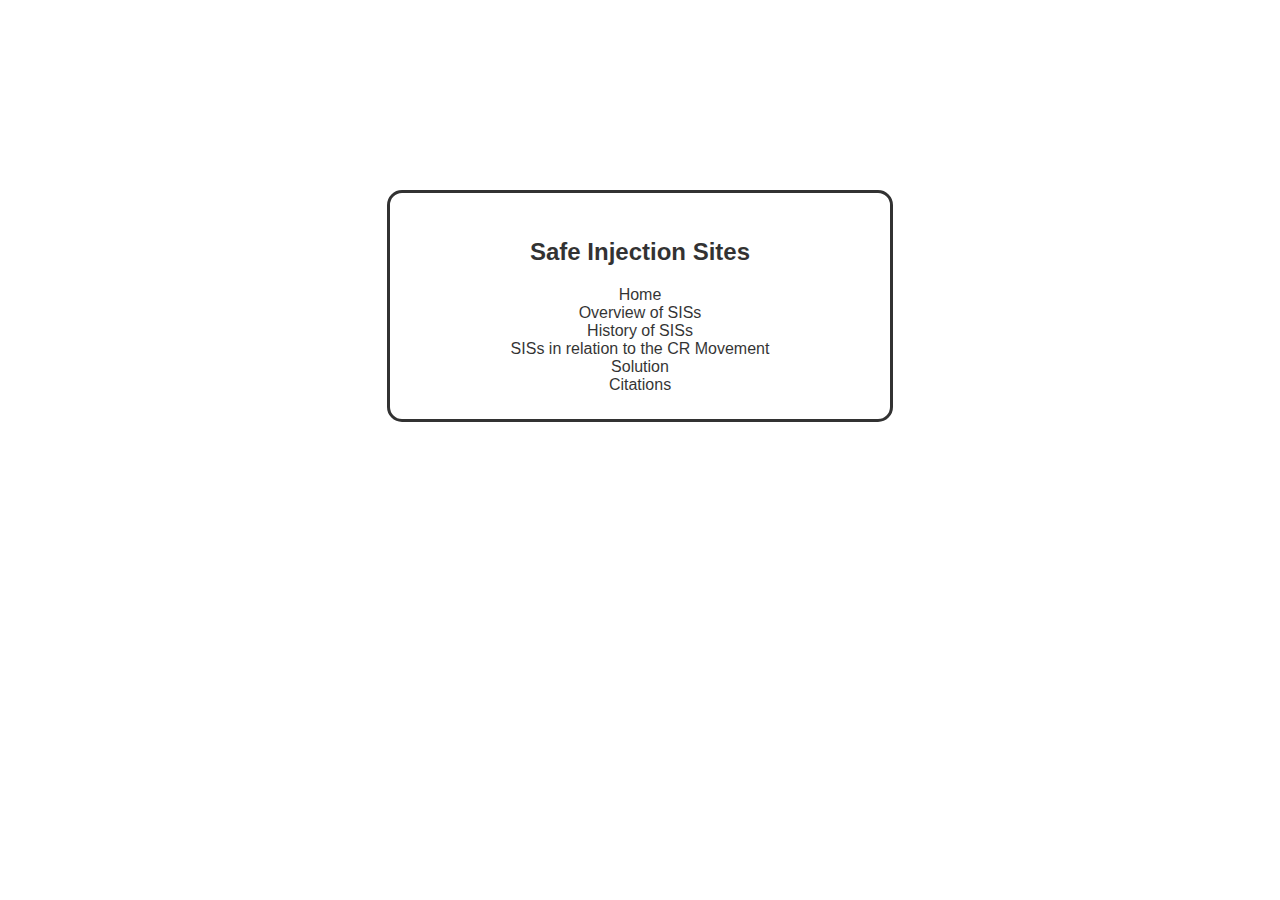
<file: index.html>
<!DOCTYPE html>
<html>
<head>
<meta name="viewport" content="width=device-width, initial-scale=1">
<style>
body {
  font-family: "Lato", sans-serif;
  transition: background-color .5s;
  background-image: url(https://www.palmerlakerecovery.com/wp-content/uploads/2016/12/shutterstock_176166062-865x467.jpg);
  opacity: 0.8;
  text-align: center;
 }
 article	{
 		height: 25%;
 		background-color: white;
 		border-radius: 15px;
 		border: solid;
 		margin-top: 15%;
 		margin-left: 30%;
 		margin-right: 30%;
 		padding: 2%;
 }
 a {
 	text-decoration: none;
 	color: black;
 }
 a:hover	{
 	color: #726f6f;
 }


@media screen and (max-height: 450px) {
  .sidenav {padding-top: 15px;}
  .sidenav a {font-size: 18px;}
}
</style>
<title>Safe Injection Sites</title>
</head>
<body>
<article>
	<h2>Safe Injection Sites</h2>
	<div id="mySidenav" class="sidenav">
	 <a href="index.html">Home</a>
	 <br>
	 <a href="overview.html">Overview of SISs</a>
	 <br>
 	 <a href="history.html">History of SISs</a>
 	 <br>
 	 <a href="cr.html">SISs in relation to the CR Movement</a>
 	 <br>
 	 <a href="sol.html">Solution</a>
 	 <br>
 	 <a href="citations.html">Citations</a>
	</div>
</article>

   
</body>
</html>
</file>
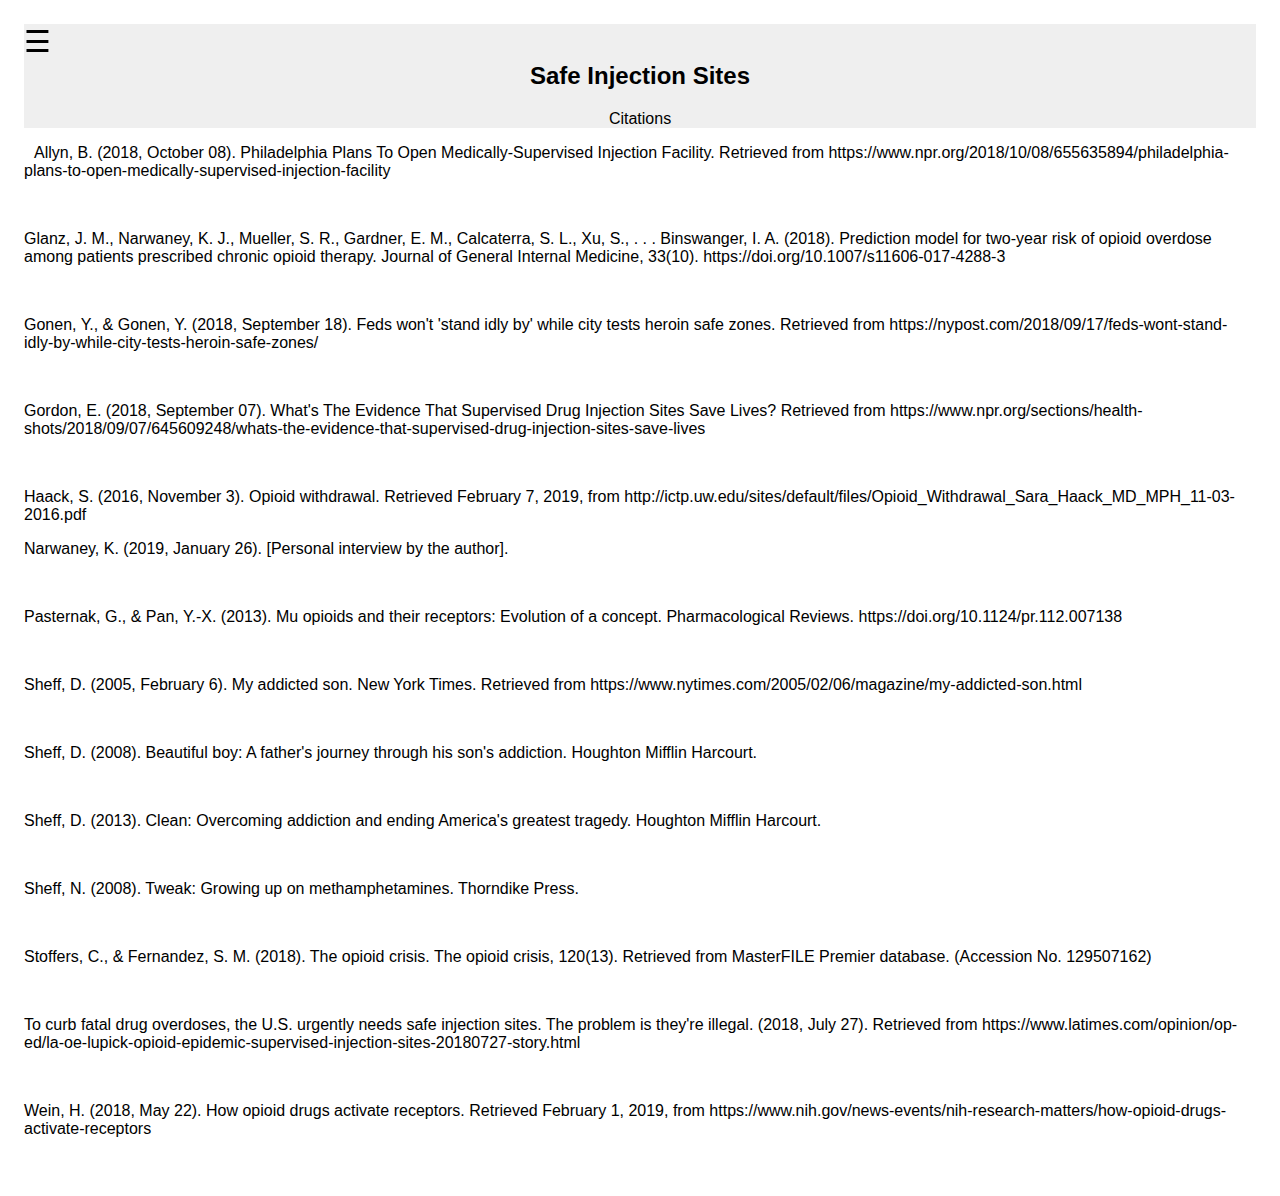
<file: citations.html>
<!DOCTYPE html>
<html>
<head>
<meta name="viewport" content="width=device-width, initial-scale=1">
<style>
body {
  font-family: "Lato", sans-serif;
  transition: background-color .5s;
}

/*Navigation bar */

.sidenav {
  height: 100%;
  width: 0;
  position: fixed;
  z-index: 1;
  top: 0;
  left: 0;
  background-color: #111;
  overflow-x: hidden;
  transition: 0.5s;
  padding-top: 60px;
}

.sidenav a {
  padding: 8px 8px 8px 32px;
  text-decoration: none;
  font-size: 25px;
  color: #818181;
  display: block;
  transition: 0.3s;
}

.sidenav a:hover {
  color: #f1f1f1;
}

.sidenav .closebtn {
  position: absolute;
  top: 0;
  right: 25px;
  font-size: 36px;
  margin-left: 50px;
}

#main {
  transition: margin-left .5s;
  padding: 16px;
}

@media screen and (max-height: 450px) {
  .sidenav {padding-top: 15px;}
  .sidenav a {font-size: 18px;}
}

/*Content*/

content {
          text-align: left;
}
aside {
            float: left;
            margin: 5px;
}
aside.right {
              float: right;
              margin: 5px;
}

h2  {
          text-align: center;
}
footer  {
            text-align: center;
}
img   {
            max-width: 100%;
}
span  {
          display: inline;
}
img {
  border: solid;
  border-radius: 15px;
}
a {
  text-decoration: none;
  color: inherit;
}
</style>
<link rel="stylesheet" type="text/css" href="index.css">
<title>Safe Injection Sites</title>
</head>
<body>

<div id="mySidenav" class="sidenav">
  <a href="javascript:void(0)" class="closebtn" onclick="closeNav()">&times;</a>
   <a href="index.html">Home</a>
   <a href="overview.html">Overview of SISs</a>
   <a href="history.html">History of SISs</a>
   <a href="cr.html">SISs in relation to the CR Movement</a>
   <a href="sol.html">Solution</a>
   <a href="citations.html">Citations</a>
</div>

<div id="main">
<span id="click" style="font-size:30px;cursor:pointer" onclick="openNav()">&#9776;</span>
	<header>
      <br>
  		<h2>Safe Injection Sites</h2>
  		<p>Citations</p>
  	</header>
    <content class="content">
      <aside class="aside">
      </aside>
        <section class="section">
          <article class="article">
            <p>Allyn, B. (2018, October 08). Philadelphia Plans To Open Medically-Supervised Injection Facility. Retrieved from https://www.npr.org/2018/10/08/655635894/philadelphia-plans-to-open-medically-supervised-injection-facility</p>
            <br />
            <p>Glanz, J. M., Narwaney, K. J., Mueller, S. R., Gardner, E. M., Calcaterra, S. L., Xu, S., . . . Binswanger, I. A. (2018). Prediction model for two-year risk of opioid overdose among patients prescribed chronic opioid therapy. Journal of General Internal Medicine, 33(10). https://doi.org/10.1007/s11606-017-4288-3</p>
            <br />
            <p>Gonen, Y., & Gonen, Y. (2018, September 18). Feds won't 'stand idly by' while city tests heroin safe zones. Retrieved from https://nypost.com/2018/09/17/feds-wont-stand-idly-by-while-city-tests-heroin-safe-zones/</p>
            <br />
            <p>Gordon, E. (2018, September 07). What's The Evidence That Supervised Drug Injection Sites Save Lives? Retrieved from https://www.npr.org/sections/health-shots/2018/09/07/645609248/whats-the-evidence-that-supervised-drug-injection-sites-save-lives</p>
            <br />
            <p>Haack, S. (2016, November 3). Opioid withdrawal. Retrieved February 7, 2019, from http://ictp.uw.edu/sites/default/files/Opioid_Withdrawal_Sara_Haack_MD_MPH_11-03-2016.pdf</p>
            <p>Narwaney, K. (2019, January 26). [Personal interview by the author].</p>
            <br />
            <p>Pasternak, G., & Pan, Y.-X. (2013). Mu opioids and their receptors: Evolution of a concept. Pharmacological Reviews. https://doi.org/10.1124/pr.112.007138</p>
            <br />
            <p>Sheff, D. (2005, February 6). My addicted son. New York Times. Retrieved from https://www.nytimes.com/2005/02/06/magazine/my-addicted-son.html</p>
            <br />
            <p>Sheff, D. (2008). Beautiful boy: A father's journey through his son's addiction. Houghton Mifflin Harcourt.</p>
            <br />
            <p>Sheff, D. (2013). Clean: Overcoming addiction and ending America's greatest tragedy. Houghton Mifflin Harcourt.</p>
            <br />
            <p>Sheff, N. (2008). Tweak: Growing up on methamphetamines. Thorndike Press.</p>
            <br />
            <p>Stoffers, C., & Fernandez, S. M. (2018). The opioid crisis. The opioid crisis, 120(13). Retrieved from MasterFILE Premier database. (Accession No. 129507162)</p>
            <br />
            <p>To curb fatal drug overdoses, the U.S. urgently needs safe injection sites. The problem is they're illegal. (2018, July 27). Retrieved from https://www.latimes.com/opinion/op-ed/la-oe-lupick-opioid-epidemic-supervised-injection-sites-20180727-story.html</p>
            <br />
            <p>Wein, H. (2018, May 22). How opioid drugs activate receptors. Retrieved February 1, 2019, from https://www.nih.gov/news-events/nih-research-matters/how-opioid-drugs-activate-receptors</p>
            <br />
          </article>
      </content>
</div>

<script>
function openNav() {
  document.getElementById("mySidenav").style.width = "250px";
  document.getElementById("main").style.marginLeft = "250px";
  document.body.style.backgroundColor = "rgba(0,0,0,0.4)";
}

function closeNav() {
  document.getElementById("mySidenav").style.width = "0";
  document.getElementById("main").style.marginLeft= "0";
  document.body.style.backgroundColor = "white";
}
</script>
   
</body>
</html>
</file>
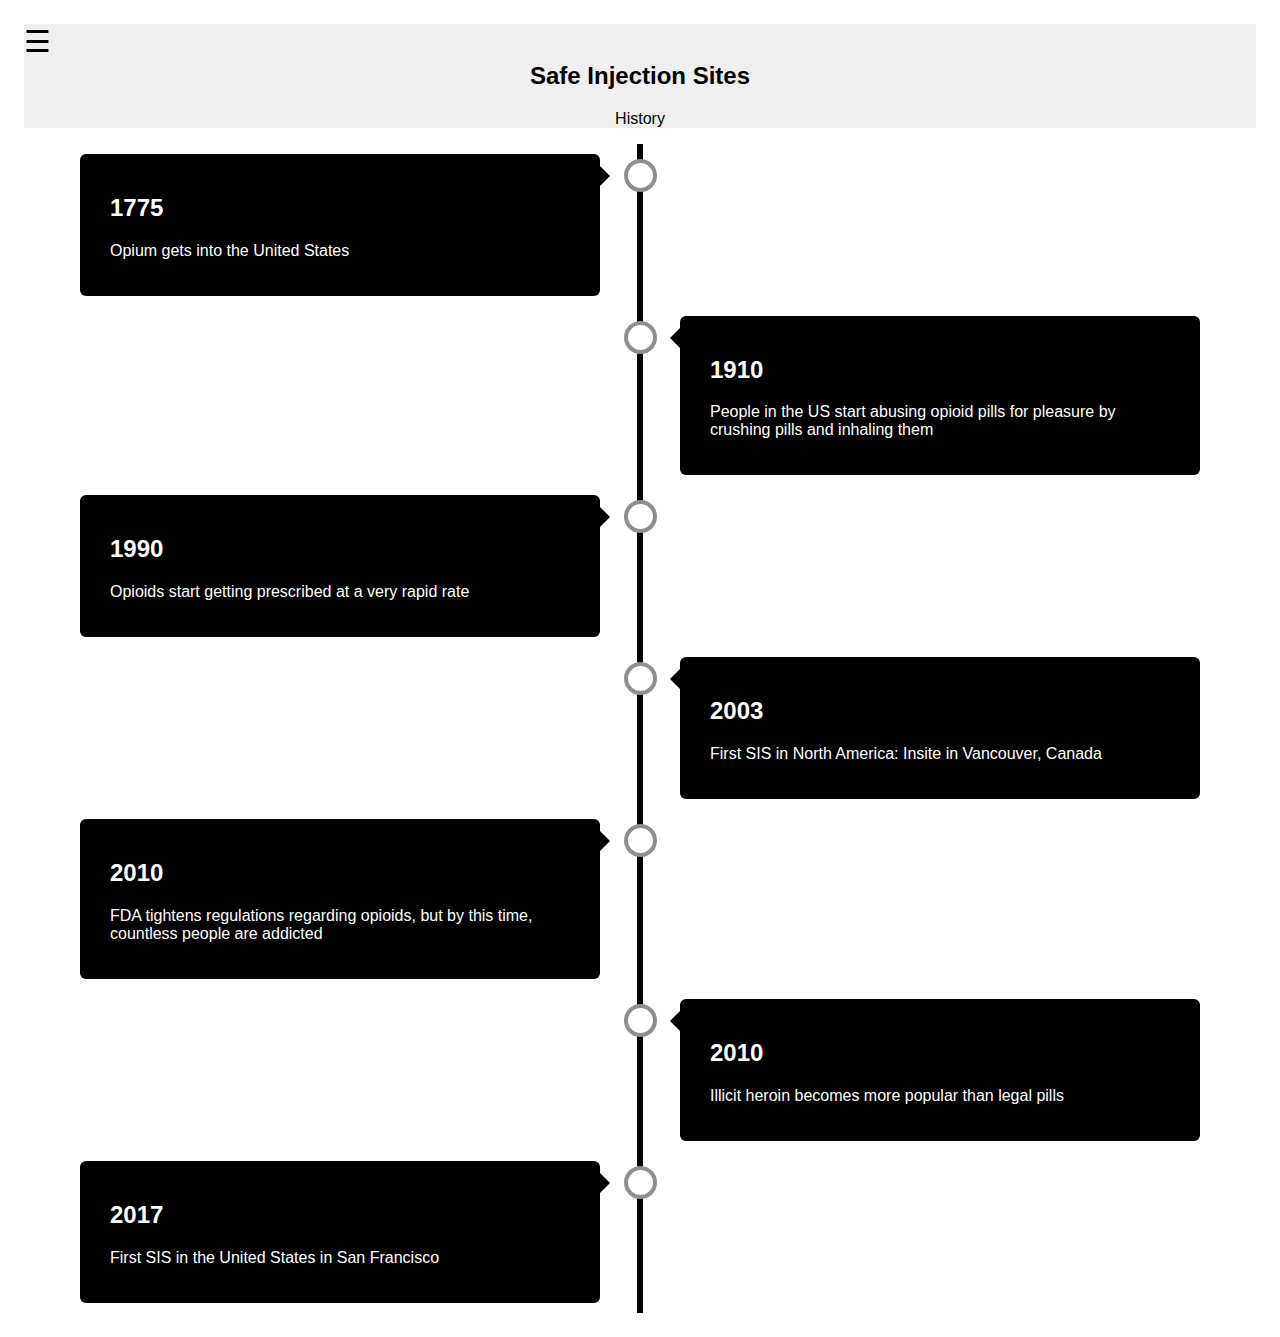
<file: history.html>
<!DOCTYPE html>
<html>
<head>
<meta name="viewport" content="width=device-width, initial-scale=1">
<style>


body {
  font-family: "Lato", sans-serif;
  transition: background-color .5s;
}
/*Navbar starts here */
.sidenav {
  height: 100%;
  width: 0;
  position: fixed;
  z-index: 1;
  top: 0;
  left: 0;
  background-color: black;
  overflow-x: hidden;
  transition: 0.5s;
  padding-top: 60px;
}


.sidenav a {
  padding: 8px 8px 8px 32px;
  text-decoration: none;
  font-size: 25px;
  color: #818181;
  display: block;
  transition: 0.3s;
}

.sidenav a:hover {
  color: #f1f1f1;
}

.sidenav .closebtn {
  position: absolute;
  top: 0;
  right: 25px;
  font-size: 36px;
  margin-left: 50px;
}

#main {
  transition: margin-left .5s;
  padding: 16px;
}

@media screen and (max-height: 450px) {
  .sidenav {padding-top: 15px;}
  .sidenav a {font-size: 18px;}
}

* {
  box-sizing: border-box;
}

/*Timeline starts here*/

.timeline {
  position: relative;
  max-width: 1200px;
  margin: 0 auto;
}

.timeline::after {
  content: '';
  position: absolute;
  width: 6px;
  background-color: black;
  top: 0;
  bottom: 0;
  left: 50%;
  margin-left: -3px;
}

.container {
  padding: 10px 40px;
  position: relative;
  background-color: inherit;
  width: 50%;
}

.container::after {
  content: '';
  position: absolute;
  width: 25px;
  height: 25px;
  right: -17px;
  background-color: white;
  border: 4px solid #8E8E8E;
  top: 15px;
  border-radius: 50%;
  z-index: 1;
}

.left {
  left: 0;
}

.right {
  left: 50%;
}

.left::before {
  content: " ";
  height: 0;
  position: absolute;
  top: 22px;
  width: 0;
  z-index: 1;
  right: 30px;
  border: medium solid black;
  border-width: 10px 0 10px 10px;
  border-color: transparent transparent transparent black;
}

.right::before {
  content: " ";
  height: 0;
  position: absolute;
  top: 22px;
  width: 0;
  z-index: 1;
  left: 30px;
  border: medium solid black;
  border-width: 10px 10px 10px 0;
  border-color: transparent black transparent transparent;
}

.right::after {
  left: -16px;
}


.content {
  padding: 20px 30px;
  background-color: black;
  color: white;
  position: relative;
  border-radius: 6px;
}

</style>
<link rel="stylesheet" type="text/css" href="index.css">
<title>Safe Injection Sites</title>
</head>
<body>

<div id="mySidenav" class="sidenav">
  <a href="javascript:void(0)" class="closebtn" onclick="closeNav()">&times;</a>
   <a href="index.html">Home</a>
   <a href="overview.html">Overview of SISs</a>
   <a href="history.html">History of SISs</a>
   <a href="cr.html">SISs in relation to the CR Movement</a>
   <a href="sol.html">Solution</a>
   <a href="citations.html">Citations</a>
</div>

<div id="main">
<span id="click" style="font-size:30px;cursor:pointer" onclick="openNav()">&#9776;</span>
	<header>
      <br>
  		<h2>Safe Injection Sites</h2>
  		<p>History</p>
  	</header>
    <div class="timeline">
  <div class="container left">
    <div class="content">
      <h2>1775</h2>
      <p>Opium gets into the United States</p>
    </div>
  </div>
  <div class="container right">
    <div class="content">
      <h2>1910</h2>
      <p>People in the US start abusing opioid pills for pleasure by crushing pills and inhaling them</p>
    </div>
  </div>
  <div class="container left">
    <div class="content">
      <h2>1990</h2>
      <p>Opioids start getting prescribed at a very rapid rate</p>
    </div>
  </div>
  <div class="container right">
    <div class="content">
      <h2>2003</h2>
      <p>First SIS in North America: Insite in Vancouver, Canada</p>
    </div>
  </div>
  <div class="container left">
    <div class="content">
      <h2>2010</h2>
      <p>FDA tightens regulations regarding opioids, but by this time, countless people are addicted</p>
    </div>
  </div>
  <div class="container right">
    <div class="content">
      <h2>2010</h2>
      <p>Illicit heroin becomes more popular than legal pills</p>
    </div>
  </div>
   <div class="container left">
    <div class="content">
      <h2>2017</h2>
      <p>First SIS in the United States in San Francisco</p>
    </div>
  </div>
</div>
</div>

<script>
function openNav() {
  document.getElementById("mySidenav").style.width = "250px";
  document.getElementById("main").style.marginLeft = "250px";
  document.body.style.backgroundColor = "rgba(0,0,0,0.4)";
}

function closeNav() {
  document.getElementById("mySidenav").style.width = "0";
  document.getElementById("main").style.marginLeft= "0";
  document.body.style.backgroundColor = "white";
}
</script>
   
</body>
</html>
</file>
<file: index.css>
@charset "UTF-8";

header	{
	background-color: #efefef;
	color:black;
	text-align: center;
	height: 140%;
}

#click {
  position: fixed;
}
</file>
